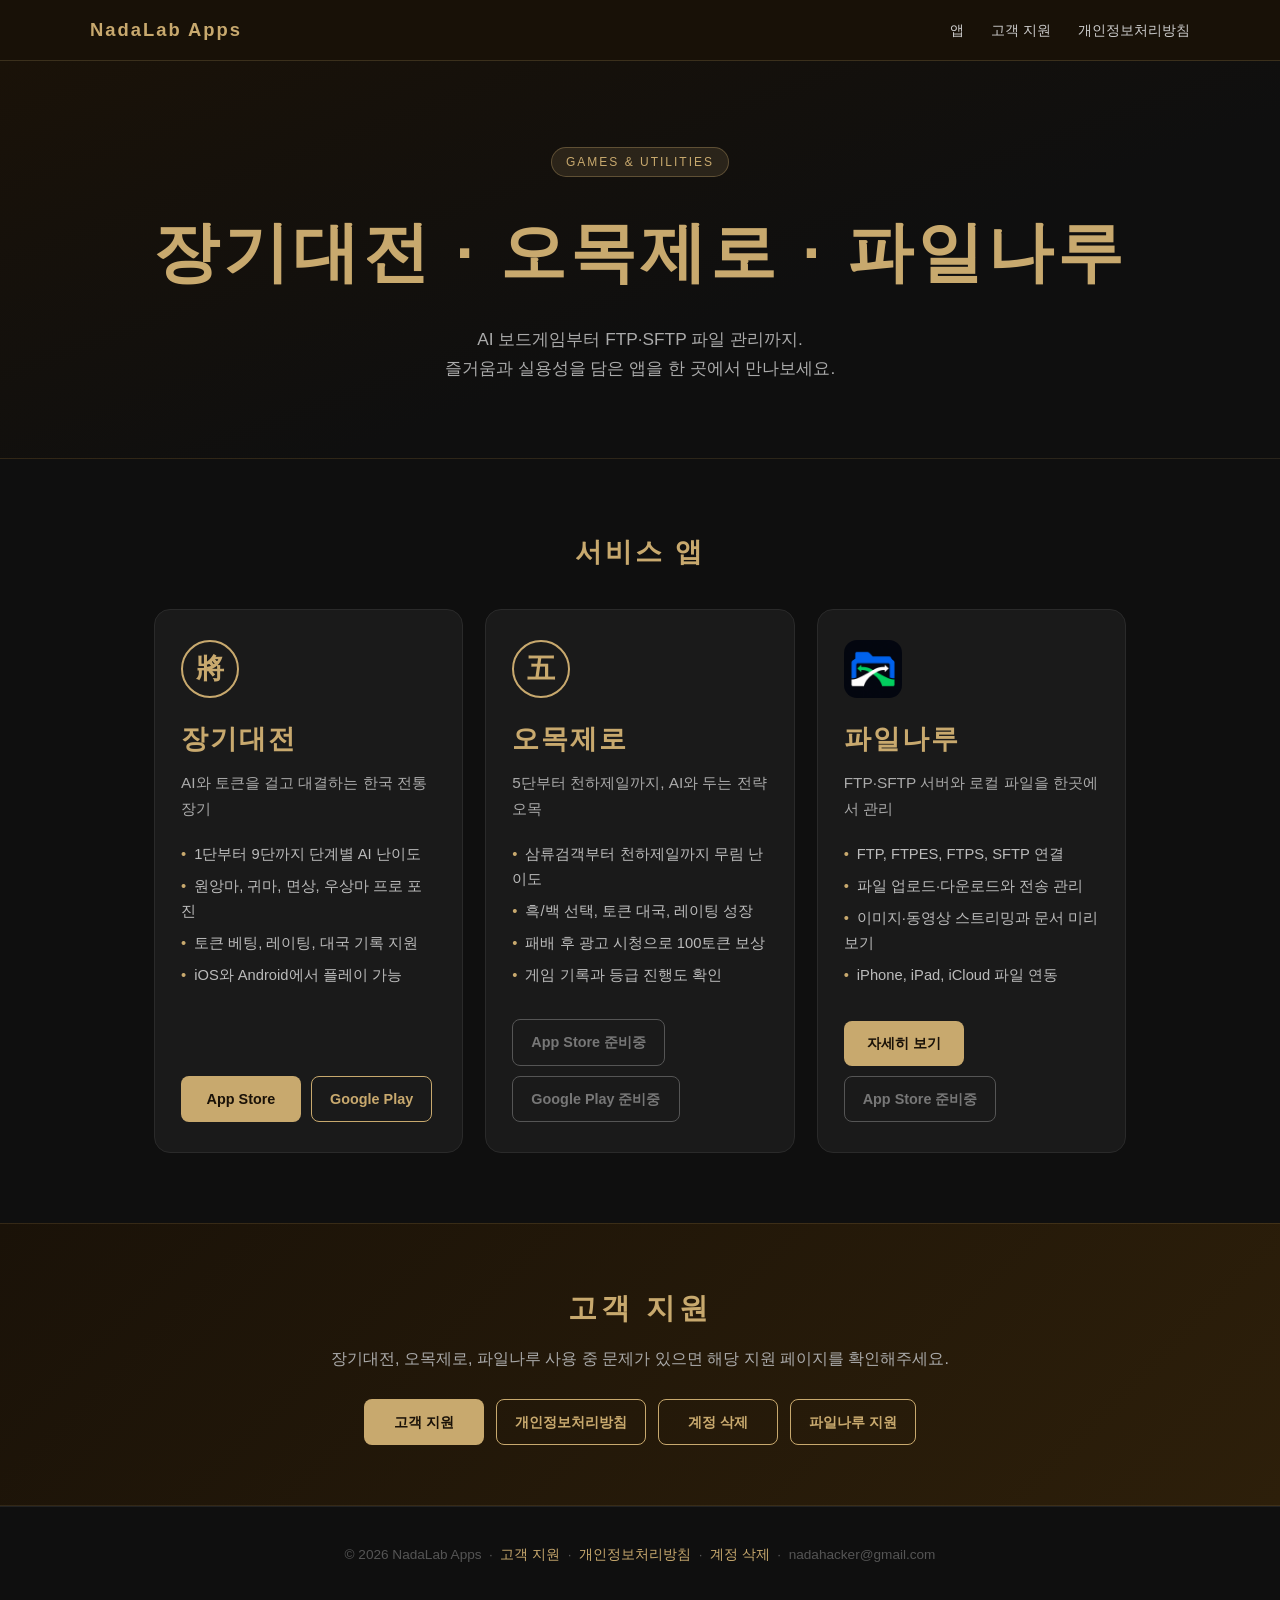
<file: index.html>
<!DOCTYPE html>
<html lang="ko">
<head>
  <meta charset="UTF-8">
  <meta name="viewport" content="width=device-width, initial-scale=1.0">
  <title>NadaLab Apps — 장기대전 · 오목제로 · 파일나루</title>
  <style>
    * { margin: 0; padding: 0; box-sizing: border-box; }
    body {
      font-family: -apple-system, BlinkMacSystemFont, 'Apple SD Gothic Neo', 'Noto Sans KR', sans-serif;
      background: #0f0f0f;
      color: #e0e0e0;
      line-height: 1.7;
    }
    header {
      position: sticky;
      top: 0;
      background: rgba(26,18,8,0.95);
      backdrop-filter: blur(10px);
      border-bottom: 1px solid #C8A96E33;
      padding: 0 5%;
      z-index: 100;
    }
    nav {
      max-width: 1100px;
      margin: auto;
      display: flex;
      justify-content: space-between;
      align-items: center;
      height: 60px;
    }
    .logo {
      font-size: 1.15rem;
      font-weight: 800;
      color: #C8A96E;
      letter-spacing: 2px;
    }
    .nav-links a {
      color: #ccc;
      text-decoration: none;
      margin-left: 1.4rem;
      font-size: 0.9rem;
    }
    .nav-links a:hover { color: #C8A96E; }

    .hero {
      background: linear-gradient(160deg, #1a1208 0%, #0f0f0f 60%);
      padding: 86px 5% 74px;
      text-align: center;
      border-bottom: 1px solid #C8A96E22;
    }
    .hero-badge {
      display: inline-block;
      background: #C8A96E22;
      border: 1px solid #C8A96E55;
      color: #C8A96E;
      font-size: 12px;
      padding: 4px 14px;
      border-radius: 20px;
      margin-bottom: 20px;
      letter-spacing: 2px;
    }
    .hero h1 {
      font-size: clamp(2.3rem, 6vw, 4.1rem);
      font-weight: 800;
      color: #C8A96E;
      letter-spacing: 4px;
      margin-bottom: 16px;
    }
    .hero p {
      font-size: 1.08rem;
      color: #aaa;
      max-width: 650px;
      margin: 0 auto;
    }

    .apps {
      max-width: 1100px;
      margin: 70px auto;
      padding: 0 5%;
    }
    .section-title {
      text-align: center;
      font-size: 1.7rem;
      font-weight: 800;
      color: #C8A96E;
      letter-spacing: 3px;
      margin-bottom: 34px;
    }
    .app-grid {
      display: grid;
      grid-template-columns: repeat(auto-fit, minmax(290px, 1fr));
      gap: 22px;
    }
    .app-card {
      background: #1a1a1a;
      border: 1px solid #2a2a2a;
      border-radius: 16px;
      padding: 30px 26px;
      transition: all 0.25s;
      min-height: 360px;
      display: flex;
      flex-direction: column;
    }
    .app-card:hover {
      border-color: #C8A96E66;
      transform: translateY(-4px);
    }
    .app-icon {
      width: 58px;
      height: 58px;
      border-radius: 50%;
      border: 2px solid #C8A96E;
      color: #C8A96E;
      display: flex;
      align-items: center;
      justify-content: center;
      font-size: 28px;
      font-weight: 800;
      margin-bottom: 18px;
    }
    .app-icon.image {
      border: 0;
      border-radius: 13px;
      overflow: hidden;
    }
    .app-icon.image img { width: 100%; height: 100%; display: block; }
    .app-card h2 {
      color: #C8A96E;
      font-size: 1.7rem;
      margin-bottom: 8px;
      letter-spacing: 2px;
    }
    .app-card .subtitle {
      color: #aaa;
      font-size: 0.96rem;
      margin-bottom: 20px;
    }
    .feature-list {
      list-style: none;
      margin: 0 0 24px;
      color: #bbb;
      font-size: 0.92rem;
    }
    .feature-list li { margin-bottom: 7px; }
    .feature-list li::before {
      content: "•";
      color: #C8A96E;
      margin-right: 8px;
    }
    .store-buttons {
      display: flex;
      gap: 10px;
      flex-wrap: wrap;
      margin-top: auto;
    }
    .store-btn {
      display: inline-flex;
      align-items: center;
      justify-content: center;
      background: #C8A96E;
      color: #1a1208;
      font-weight: 800;
      font-size: 0.9rem;
      padding: 10px 18px;
      border-radius: 8px;
      text-decoration: none;
      transition: all 0.2s;
      min-width: 120px;
    }
    .store-btn:hover { background: #dfc080; transform: translateY(-2px); }
    .store-btn.outline {
      background: transparent;
      border: 1px solid #C8A96E;
      color: #C8A96E;
    }
    .store-btn.soon {
      background: transparent;
      border: 1px solid #555;
      color: #777;
      cursor: default;
      transform: none;
    }

    .support {
      background: linear-gradient(135deg, #1a1208, #2d1f0a);
      border-top: 1px solid #C8A96E22;
      border-bottom: 1px solid #C8A96E22;
      padding: 60px 5%;
      text-align: center;
    }
    .support h2 {
      font-size: 1.8rem;
      color: #C8A96E;
      letter-spacing: 4px;
      margin-bottom: 12px;
    }
    .support p {
      color: #aaa;
      margin-bottom: 26px;
    }
    .support-links {
      display: flex;
      gap: 12px;
      justify-content: center;
      flex-wrap: wrap;
    }

    footer {
      text-align: center;
      padding: 36px 5%;
      color: #555;
      font-size: 0.85rem;
      border-top: 1px solid #222;
    }
    footer a { color: #C8A96E; text-decoration: none; }
    footer a:hover { text-decoration: underline; }

    @media (max-width: 640px) {
      .nav-links a { margin-left: 0.8rem; font-size: 0.82rem; }
      .hero { padding-top: 64px; }
      .app-card { min-height: 0; }
    }
  </style>
</head>
<body>
  <header>
    <nav>
      <div class="logo">NadaLab Apps</div>
      <div class="nav-links">
        <a href="#apps">앱</a>
        <a href="support.html">고객 지원</a>
        <a href="privacy.html">개인정보처리방침</a>
      </div>
    </nav>
  </header>

  <section class="hero">
    <div class="hero-badge">GAMES &amp; UTILITIES</div>
    <h1>장기대전 · 오목제로 · 파일나루</h1>
    <p>AI 보드게임부터 FTP·SFTP 파일 관리까지.<br>즐거움과 실용성을 담은 앱을 한 곳에서 만나보세요.</p>
  </section>

  <section class="apps" id="apps">
    <div class="section-title">서비스 앱</div>
    <div class="app-grid">
      <article class="app-card">
        <div class="app-icon">將</div>
        <h2>장기대전</h2>
        <p class="subtitle">AI와 토큰을 걸고 대결하는 한국 전통 장기</p>
        <ul class="feature-list">
          <li>1단부터 9단까지 단계별 AI 난이도</li>
          <li>원앙마, 귀마, 면상, 우상마 프로 포진</li>
          <li>토큰 베팅, 레이팅, 대국 기록 지원</li>
          <li>iOS와 Android에서 플레이 가능</li>
        </ul>
        <div class="store-buttons">
          <a href="https://apps.apple.com/kr/app/id6761509325" class="store-btn" target="_blank" rel="noopener">App Store</a>
          <a href="https://play.google.com/store/apps/details?id=com.nadahacker.janggi_betting" class="store-btn outline" target="_blank" rel="noopener">Google Play</a>
        </div>
      </article>

      <article class="app-card">
        <div class="app-icon">五</div>
        <h2>오목제로</h2>
        <p class="subtitle">5단부터 천하제일까지, AI와 두는 전략 오목</p>
        <ul class="feature-list">
          <li>삼류검객부터 천하제일까지 무림 난이도</li>
          <li>흑/백 선택, 토큰 대국, 레이팅 성장</li>
          <li>패배 후 광고 시청으로 100토큰 보상</li>
          <li>게임 기록과 등급 진행도 확인</li>
        </ul>
        <div class="store-buttons">
          <span class="store-btn soon">App Store 준비중</span>
          <span class="store-btn soon">Google Play 준비중</span>
        </div>
      </article>

      <article class="app-card">
        <div class="app-icon image"><img src="assets/filenaru/icon.png" alt="파일나루 앱 아이콘"></div>
        <h2>파일나루</h2>
        <p class="subtitle">FTP·SFTP 서버와 로컬 파일을 한곳에서 관리</p>
        <ul class="feature-list">
          <li>FTP, FTPES, FTPS, SFTP 연결</li>
          <li>파일 업로드·다운로드와 전송 관리</li>
          <li>이미지·동영상 스트리밍과 문서 미리보기</li>
          <li>iPhone, iPad, iCloud 파일 연동</li>
        </ul>
        <div class="store-buttons">
          <a href="filenaru.html" class="store-btn">자세히 보기</a>
          <span class="store-btn soon">App Store 준비중</span>
        </div>
      </article>
    </div>
  </section>

  <section class="support">
    <h2>고객 지원</h2>
    <p>장기대전, 오목제로, 파일나루 사용 중 문제가 있으면 해당 지원 페이지를 확인해주세요.</p>
    <div class="support-links">
      <a href="support.html" class="store-btn">고객 지원</a>
      <a href="privacy.html" class="store-btn outline">개인정보처리방침</a>
      <a href="delete-account.html" class="store-btn outline">계정 삭제</a>
      <a href="filenaru-support.html" class="store-btn outline">파일나루 지원</a>
    </div>
  </section>

  <footer>
    © 2026 NadaLab Apps &nbsp;·&nbsp;
    <a href="support.html">고객 지원</a> &nbsp;·&nbsp;
    <a href="privacy.html">개인정보처리방침</a> &nbsp;·&nbsp;
    <a href="delete-account.html">계정 삭제</a> &nbsp;·&nbsp;
    nadahacker@gmail.com
  </footer>
</body>
</html>
</file>
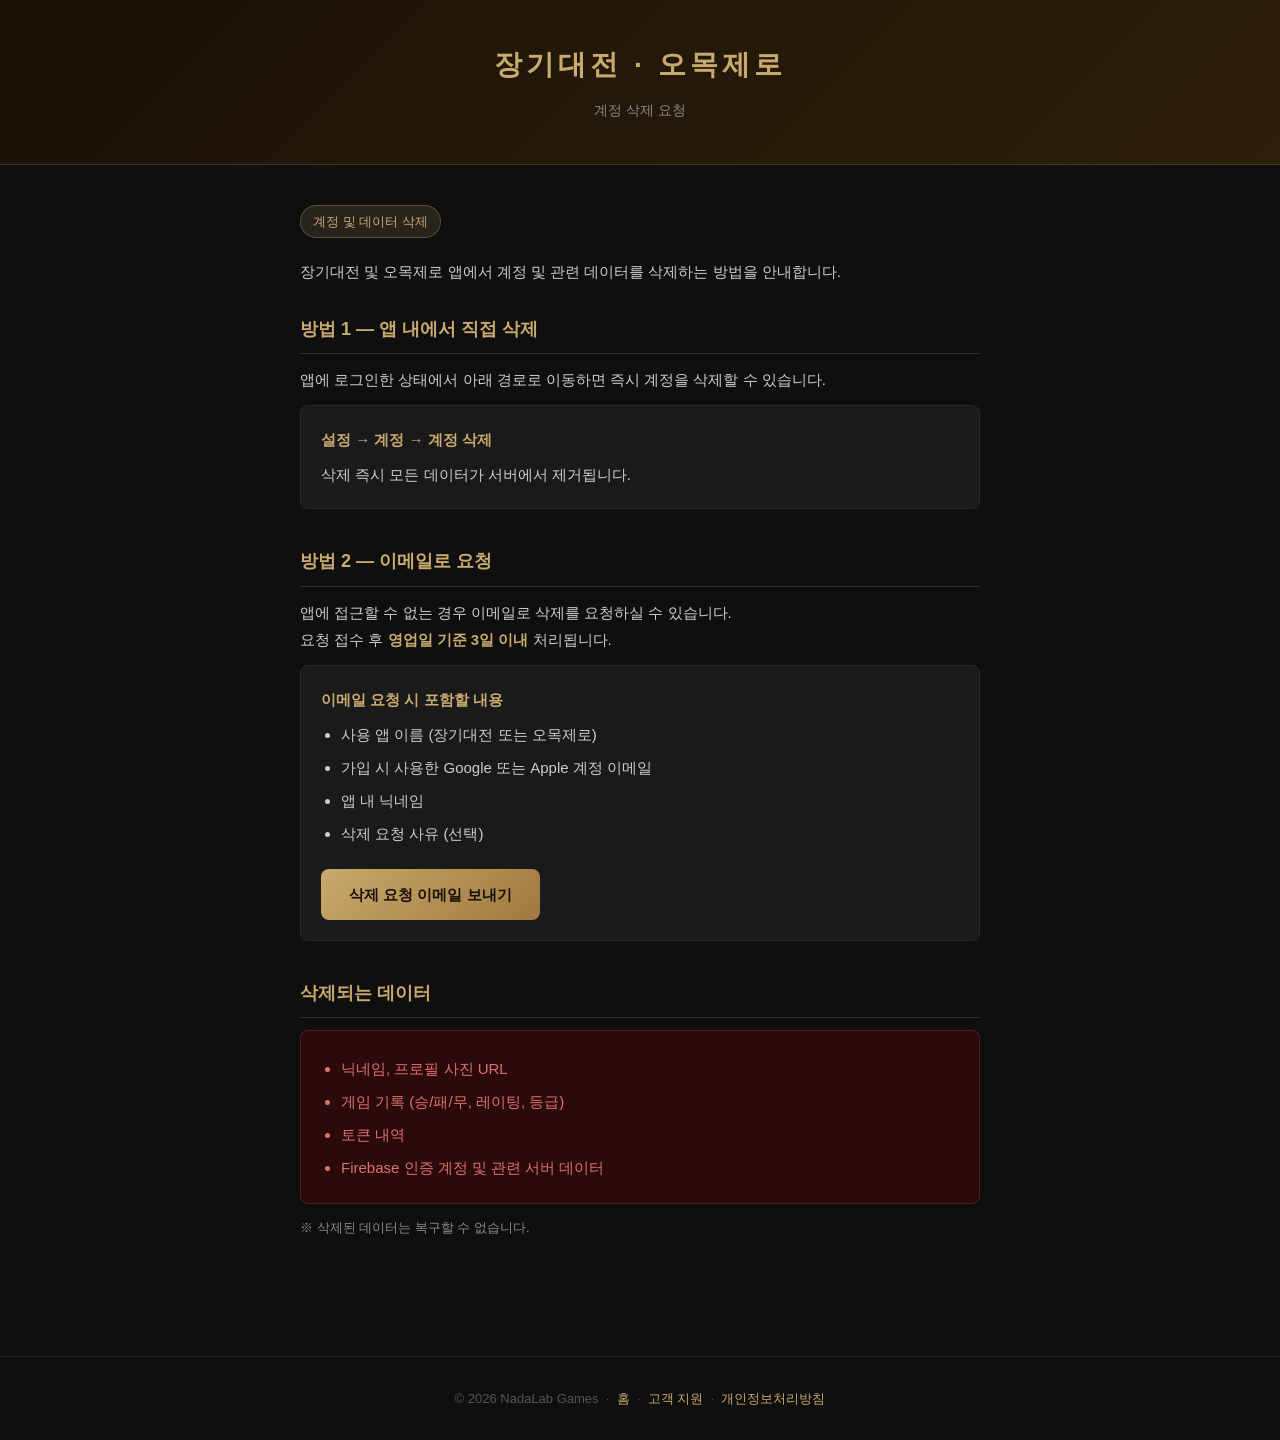
<file: delete-account.html>
<!DOCTYPE html>
<html lang="ko">
<head>
  <meta charset="UTF-8">
  <meta name="viewport" content="width=device-width, initial-scale=1.0">
  <title>장기대전 · 오목제로 - 계정 삭제 요청</title>
  <style>
    * { margin: 0; padding: 0; box-sizing: border-box; }
    body {
      font-family: -apple-system, BlinkMacSystemFont, 'Apple SD Gothic Neo', 'Noto Sans KR', sans-serif;
      background: #0f0f0f;
      color: #e0e0e0;
      line-height: 1.8;
    }
    header {
      background: linear-gradient(135deg, #1a1208 0%, #2d1f0a 100%);
      border-bottom: 1px solid #C8A96E33;
      padding: 40px 20px;
      text-align: center;
    }
    header h1 { font-size: 28px; font-weight: 700; color: #C8A96E; letter-spacing: 4px; }
    header p { margin-top: 8px; font-size: 14px; color: #888; }
    .container { max-width: 720px; margin: 0 auto; padding: 40px 20px 80px; }
    section { margin-bottom: 36px; }
    h2 { font-size: 18px; font-weight: 700; color: #C8A96E; margin-bottom: 12px; padding-bottom: 8px; border-bottom: 1px solid #C8A96E33; }
    p, li { font-size: 15px; color: #ccc; }
    ul { padding-left: 20px; margin-top: 8px; }
    li { margin-bottom: 6px; }
    .badge { display: inline-block; background: #C8A96E22; border: 1px solid #C8A96E55; color: #C8A96E; font-size: 13px; padding: 4px 12px; border-radius: 20px; margin-bottom: 20px; }
    .method-box { background: #1a1a1a; border: 1px solid #2a2a2a; border-radius: 8px; padding: 20px; margin-top: 12px; }
    .method-title { font-size: 15px; font-weight: 700; color: #C8A96E; margin-bottom: 8px; }
    .warning-box { background: #2a0a0a; border: 1px solid #C0392B55; border-radius: 8px; padding: 16px 20px; margin-top: 12px; }
    .warning-box li { color: #e07070; }
    .email-btn {
      display: inline-block;
      margin-top: 16px;
      background: linear-gradient(135deg, #C8A96E, #a07840);
      color: #1a1208;
      font-size: 15px;
      font-weight: 700;
      padding: 12px 28px;
      border-radius: 8px;
      text-decoration: none;
    }
    .email-btn:hover { opacity: 0.85; }
    footer { text-align: center; padding: 30px; font-size: 13px; color: #555; border-top: 1px solid #222; }
    footer a { color: #C8A96E; text-decoration: none; }
  </style>
</head>
<body>
  <header>
    <h1>장기대전 · 오목제로</h1>
    <p>계정 삭제 요청</p>
  </header>
  <div class="container">
    <span class="badge">계정 및 데이터 삭제</span>
    <p>장기대전 및 오목제로 앱에서 계정 및 관련 데이터를 삭제하는 방법을 안내합니다.</p>

    <section style="margin-top:28px;">
      <h2>방법 1 — 앱 내에서 직접 삭제</h2>
      <p>앱에 로그인한 상태에서 아래 경로로 이동하면 즉시 계정을 삭제할 수 있습니다.</p>
      <div class="method-box">
        <div class="method-title">설정 → 계정 → 계정 삭제</div>
        <p>삭제 즉시 모든 데이터가 서버에서 제거됩니다.</p>
      </div>
    </section>

    <section>
      <h2>방법 2 — 이메일로 요청</h2>
      <p>앱에 접근할 수 없는 경우 이메일로 삭제를 요청하실 수 있습니다.<br>
      요청 접수 후 <strong style="color:#C8A96E;">영업일 기준 3일 이내</strong> 처리됩니다.</p>
      <div class="method-box">
        <div class="method-title">이메일 요청 시 포함할 내용</div>
        <ul>
          <li>사용 앱 이름 (장기대전 또는 오목제로)</li>
          <li>가입 시 사용한 Google 또는 Apple 계정 이메일</li>
          <li>앱 내 닉네임</li>
          <li>삭제 요청 사유 (선택)</li>
        </ul>
        <a class="email-btn" href="mailto:nadahacker@gmail.com?subject=[NadaLab Games] 계정 삭제 요청&body=사용 앱: 장기대전 또는 오목제로%0A가입 이메일: %0A닉네임: %0A삭제 사유: ">
          삭제 요청 이메일 보내기
        </a>
      </div>
    </section>

    <section>
      <h2>삭제되는 데이터</h2>
      <div class="warning-box">
        <ul>
          <li>닉네임, 프로필 사진 URL</li>
          <li>게임 기록 (승/패/무, 레이팅, 등급)</li>
          <li>토큰 내역</li>
          <li>Firebase 인증 계정 및 관련 서버 데이터</li>
        </ul>
      </div>
      <p style="margin-top:12px; color:#888; font-size:13px;">※ 삭제된 데이터는 복구할 수 없습니다.</p>
    </section>
  </div>
  <footer>
    © 2026 NadaLab Games &nbsp;·&nbsp;
    <a href="index.html">홈</a> &nbsp;·&nbsp;
    <a href="support.html">고객 지원</a> &nbsp;·&nbsp;
    <a href="privacy.html">개인정보처리방침</a>
  </footer>
</body>
</html>
</file>
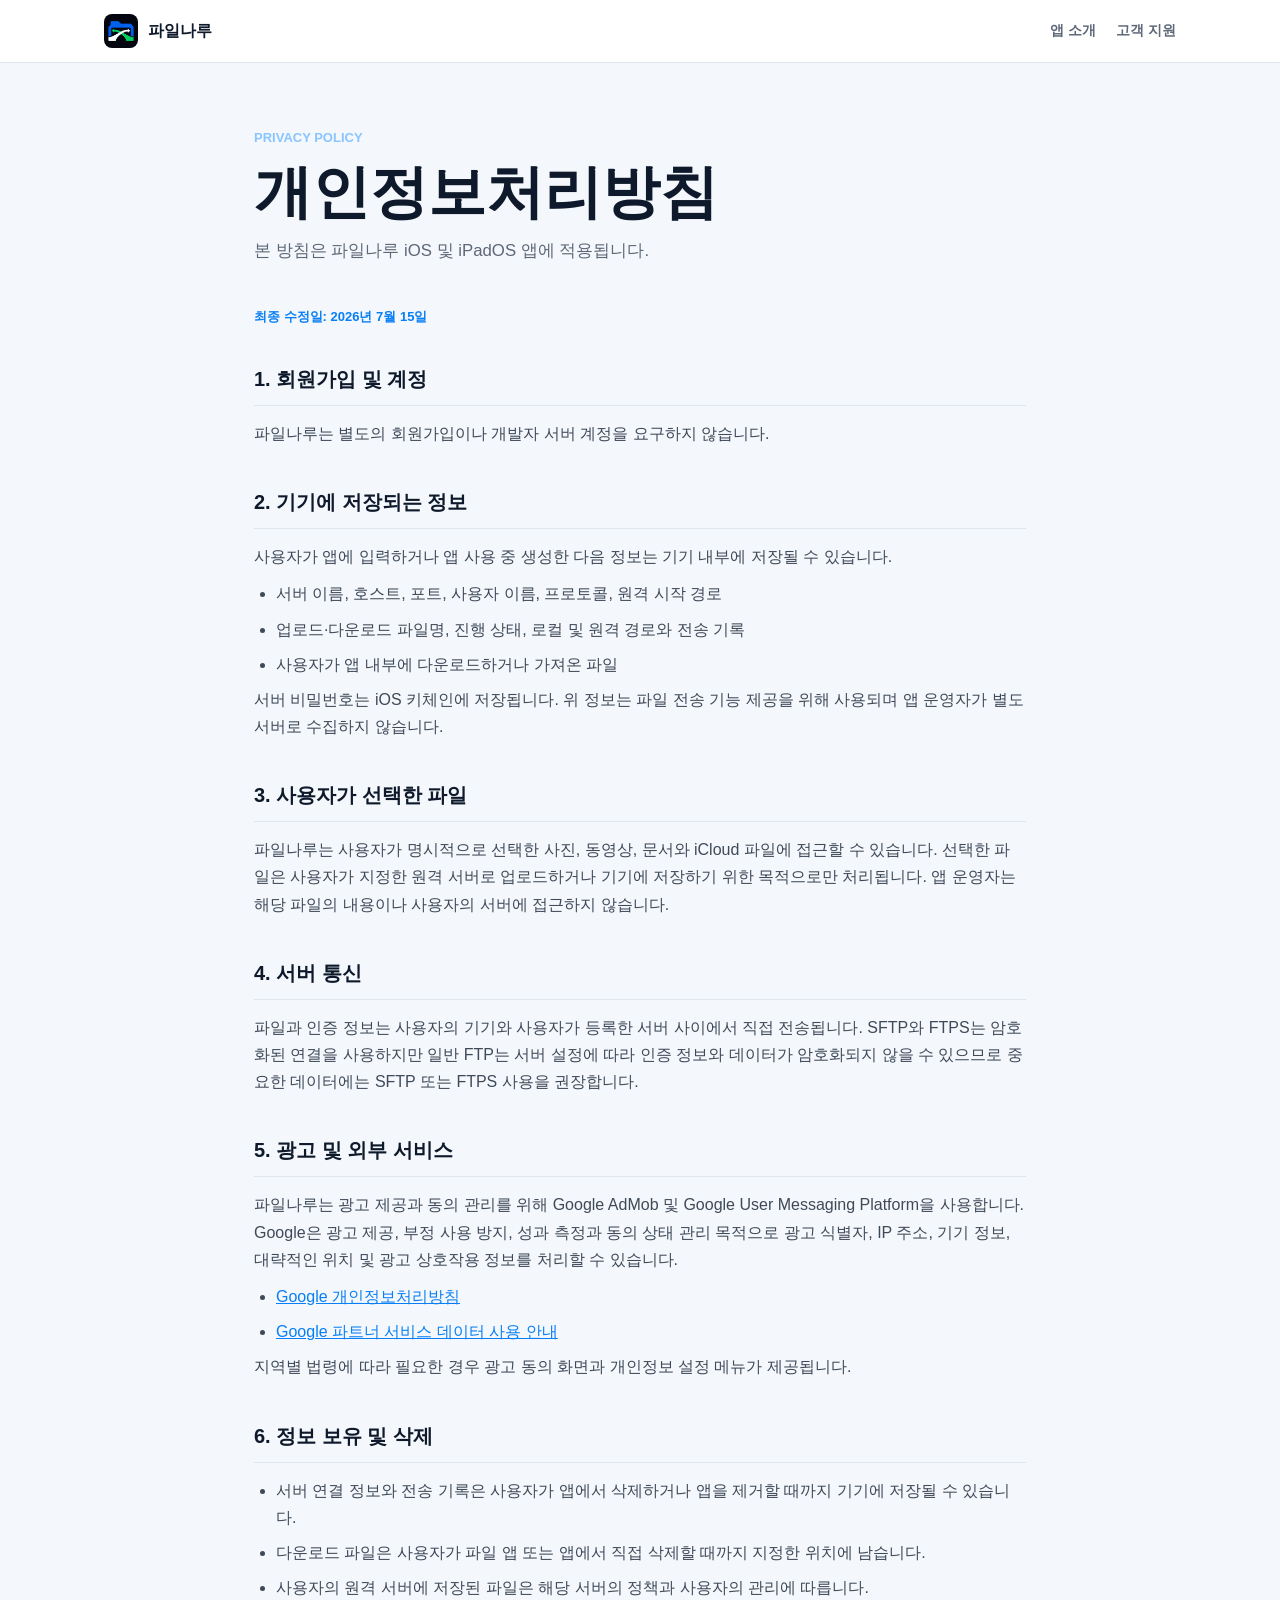
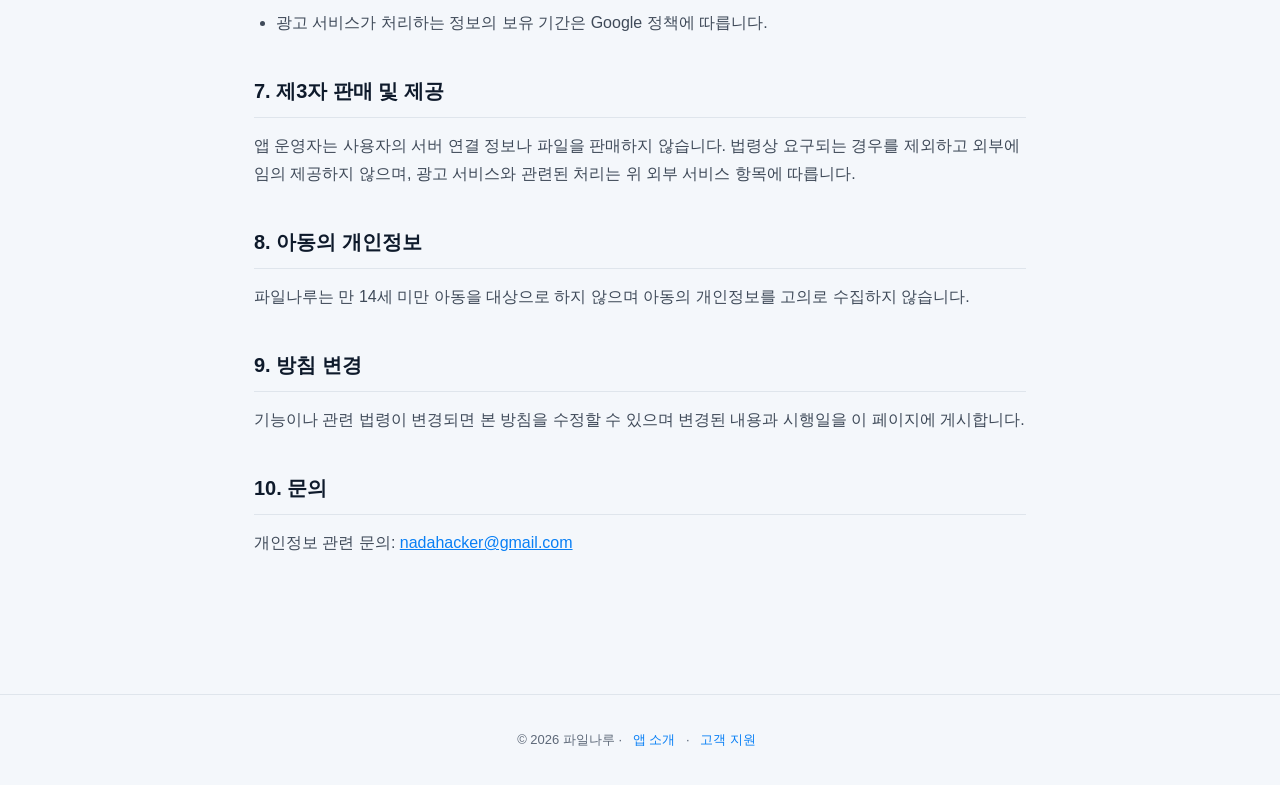
<file: filenaru-privacy.html>
<!DOCTYPE html>
<html lang="ko">
<head>
  <meta charset="UTF-8">
  <meta name="viewport" content="width=device-width, initial-scale=1.0">
  <title>파일나루 개인정보처리방침</title>
  <link rel="stylesheet" href="filenaru.css">
</head>
<body>
  <header class="site-header">
    <nav class="nav">
      <a class="brand" href="filenaru.html"><img src="assets/filenaru/icon.png" alt=""><span>파일나루</span></a>
      <div class="nav-links"><a href="filenaru.html">앱 소개</a><a href="filenaru-support.html">고객 지원</a></div>
    </nav>
  </header>
  <main class="legal">
    <div class="eyebrow">PRIVACY POLICY</div>
    <h1>개인정보처리방침</h1>
    <p class="lead">본 방침은 파일나루 iOS 및 iPadOS 앱에 적용됩니다.</p>
    <span class="updated">최종 수정일: 2026년 7월 15일</span>

    <section><h2>1. 회원가입 및 계정</h2><p>파일나루는 별도의 회원가입이나 개발자 서버 계정을 요구하지 않습니다.</p></section>

    <section>
      <h2>2. 기기에 저장되는 정보</h2>
      <p>사용자가 앱에 입력하거나 앱 사용 중 생성한 다음 정보는 기기 내부에 저장될 수 있습니다.</p>
      <ul>
        <li>서버 이름, 호스트, 포트, 사용자 이름, 프로토콜, 원격 시작 경로</li>
        <li>업로드·다운로드 파일명, 진행 상태, 로컬 및 원격 경로와 전송 기록</li>
        <li>사용자가 앱 내부에 다운로드하거나 가져온 파일</li>
      </ul>
      <p>서버 비밀번호는 iOS 키체인에 저장됩니다. 위 정보는 파일 전송 기능 제공을 위해 사용되며 앱 운영자가 별도 서버로 수집하지 않습니다.</p>
    </section>

    <section>
      <h2>3. 사용자가 선택한 파일</h2>
      <p>파일나루는 사용자가 명시적으로 선택한 사진, 동영상, 문서와 iCloud 파일에 접근할 수 있습니다. 선택한 파일은 사용자가 지정한 원격 서버로 업로드하거나 기기에 저장하기 위한 목적으로만 처리됩니다. 앱 운영자는 해당 파일의 내용이나 사용자의 서버에 접근하지 않습니다.</p>
    </section>

    <section>
      <h2>4. 서버 통신</h2>
      <p>파일과 인증 정보는 사용자의 기기와 사용자가 등록한 서버 사이에서 직접 전송됩니다. SFTP와 FTPS는 암호화된 연결을 사용하지만 일반 FTP는 서버 설정에 따라 인증 정보와 데이터가 암호화되지 않을 수 있으므로 중요한 데이터에는 SFTP 또는 FTPS 사용을 권장합니다.</p>
    </section>

    <section>
      <h2>5. 광고 및 외부 서비스</h2>
      <p>파일나루는 광고 제공과 동의 관리를 위해 Google AdMob 및 Google User Messaging Platform을 사용합니다. Google은 광고 제공, 부정 사용 방지, 성과 측정과 동의 상태 관리 목적으로 광고 식별자, IP 주소, 기기 정보, 대략적인 위치 및 광고 상호작용 정보를 처리할 수 있습니다.</p>
      <ul>
        <li><a href="https://policies.google.com/privacy" target="_blank" rel="noopener">Google 개인정보처리방침</a></li>
        <li><a href="https://policies.google.com/technologies/partner-sites" target="_blank" rel="noopener">Google 파트너 서비스 데이터 사용 안내</a></li>
      </ul>
      <p>지역별 법령에 따라 필요한 경우 광고 동의 화면과 개인정보 설정 메뉴가 제공됩니다.</p>
    </section>

    <section>
      <h2>6. 정보 보유 및 삭제</h2>
      <ul>
        <li>서버 연결 정보와 전송 기록은 사용자가 앱에서 삭제하거나 앱을 제거할 때까지 기기에 저장될 수 있습니다.</li>
        <li>다운로드 파일은 사용자가 파일 앱 또는 앱에서 직접 삭제할 때까지 지정한 위치에 남습니다.</li>
        <li>사용자의 원격 서버에 저장된 파일은 해당 서버의 정책과 사용자의 관리에 따릅니다.</li>
        <li>광고 서비스가 처리하는 정보의 보유 기간은 Google 정책에 따릅니다.</li>
      </ul>
    </section>

    <section><h2>7. 제3자 판매 및 제공</h2><p>앱 운영자는 사용자의 서버 연결 정보나 파일을 판매하지 않습니다. 법령상 요구되는 경우를 제외하고 외부에 임의 제공하지 않으며, 광고 서비스와 관련된 처리는 위 외부 서비스 항목에 따릅니다.</p></section>
    <section><h2>8. 아동의 개인정보</h2><p>파일나루는 만 14세 미만 아동을 대상으로 하지 않으며 아동의 개인정보를 고의로 수집하지 않습니다.</p></section>
    <section><h2>9. 방침 변경</h2><p>기능이나 관련 법령이 변경되면 본 방침을 수정할 수 있으며 변경된 내용과 시행일을 이 페이지에 게시합니다.</p></section>
    <section><h2>10. 문의</h2><p>개인정보 관련 문의: <a href="mailto:nadahacker@gmail.com?subject=[파일나루] 개인정보 문의">nadahacker@gmail.com</a></p></section>
  </main>
  <footer class="footer">© 2026 파일나루 · <a href="filenaru.html">앱 소개</a> · <a href="filenaru-support.html">고객 지원</a></footer>
</body>
</html>
</file>
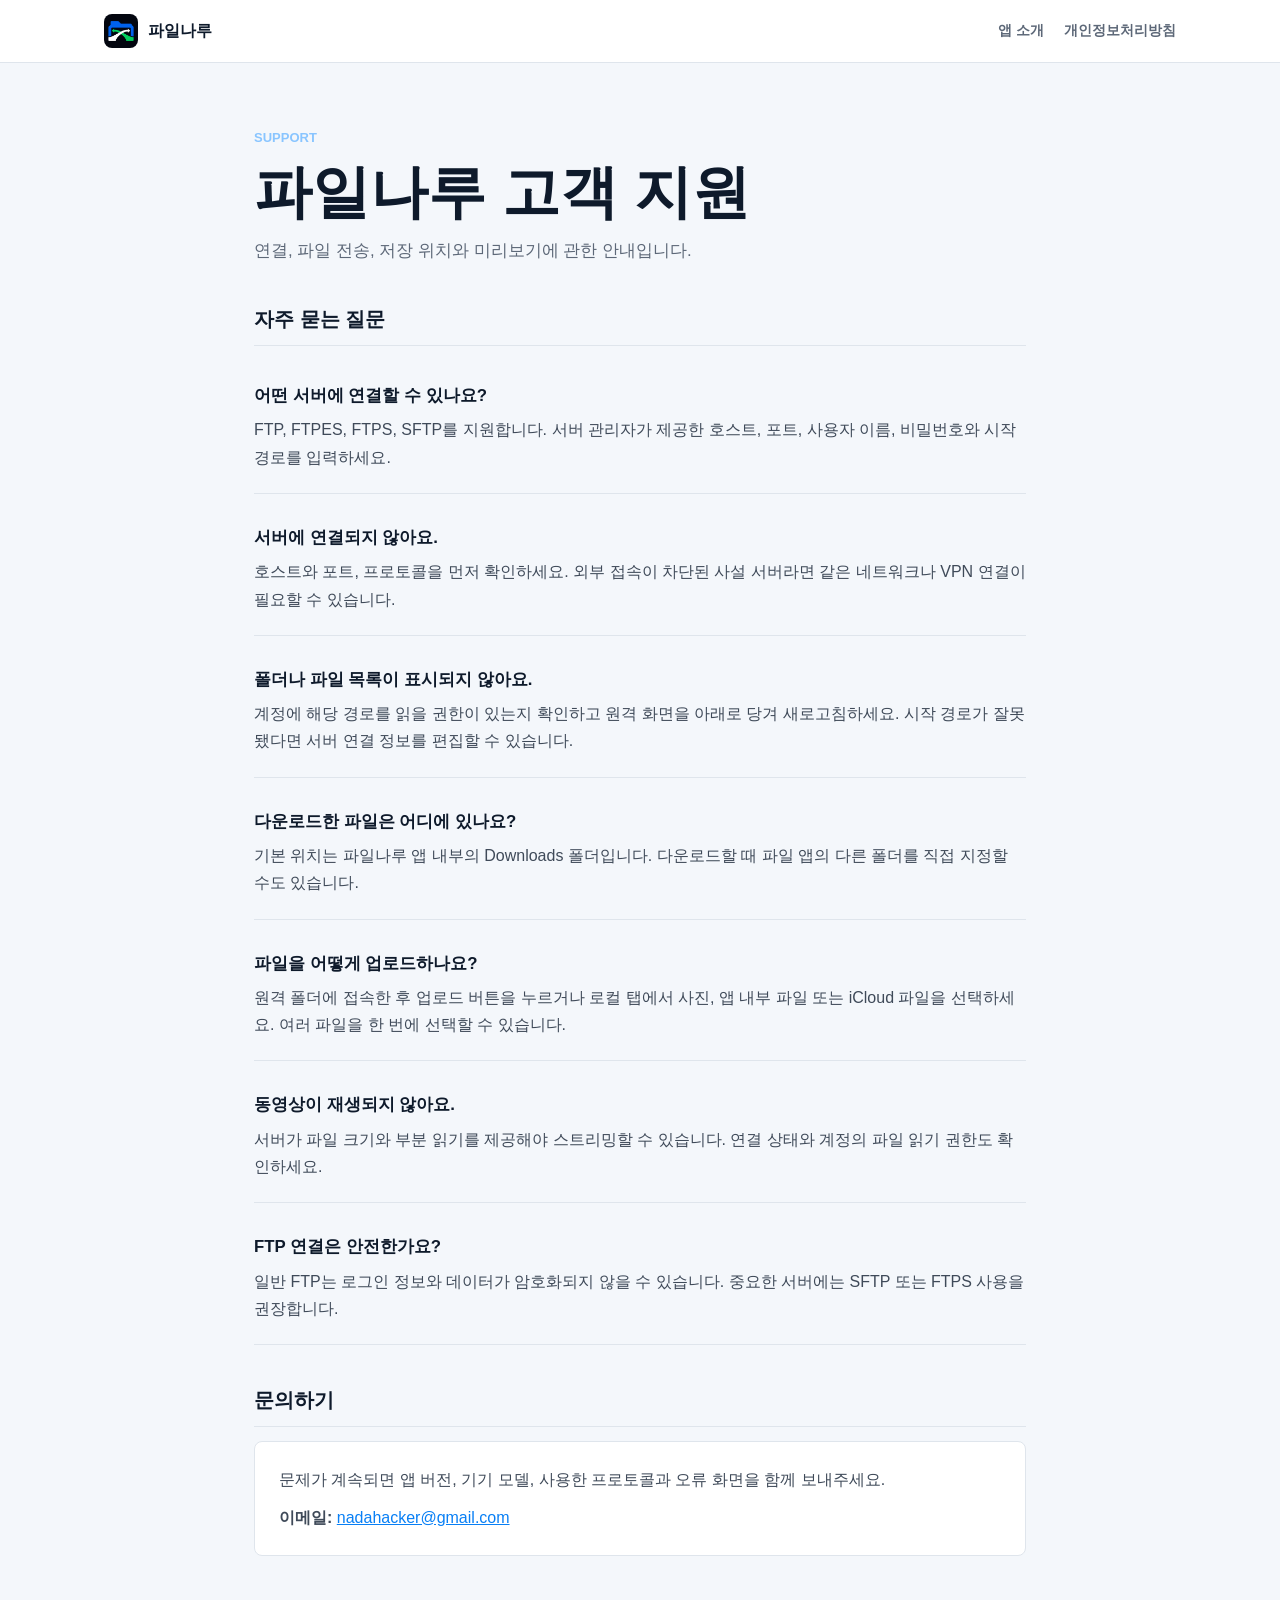
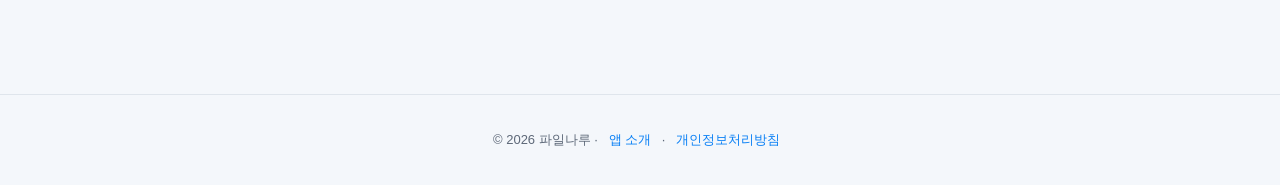
<file: filenaru-support.html>
<!DOCTYPE html>
<html lang="ko">
<head>
  <meta charset="UTF-8">
  <meta name="viewport" content="width=device-width, initial-scale=1.0">
  <title>파일나루 고객 지원</title>
  <link rel="stylesheet" href="filenaru.css">
</head>
<body>
  <header class="site-header">
    <nav class="nav">
      <a class="brand" href="filenaru.html"><img src="assets/filenaru/icon.png" alt=""><span>파일나루</span></a>
      <div class="nav-links"><a href="filenaru.html">앱 소개</a><a href="filenaru-privacy.html">개인정보처리방침</a></div>
    </nav>
  </header>
  <main class="legal">
    <div class="eyebrow">SUPPORT</div>
    <h1>파일나루 고객 지원</h1>
    <p class="lead">연결, 파일 전송, 저장 위치와 미리보기에 관한 안내입니다.</p>

    <section>
      <h2>자주 묻는 질문</h2>
      <ul class="faq">
        <li><strong>어떤 서버에 연결할 수 있나요?</strong>FTP, FTPES, FTPS, SFTP를 지원합니다. 서버 관리자가 제공한 호스트, 포트, 사용자 이름, 비밀번호와 시작 경로를 입력하세요.</li>
        <li><strong>서버에 연결되지 않아요.</strong>호스트와 포트, 프로토콜을 먼저 확인하세요. 외부 접속이 차단된 사설 서버라면 같은 네트워크나 VPN 연결이 필요할 수 있습니다.</li>
        <li><strong>폴더나 파일 목록이 표시되지 않아요.</strong>계정에 해당 경로를 읽을 권한이 있는지 확인하고 원격 화면을 아래로 당겨 새로고침하세요. 시작 경로가 잘못됐다면 서버 연결 정보를 편집할 수 있습니다.</li>
        <li><strong>다운로드한 파일은 어디에 있나요?</strong>기본 위치는 파일나루 앱 내부의 Downloads 폴더입니다. 다운로드할 때 파일 앱의 다른 폴더를 직접 지정할 수도 있습니다.</li>
        <li><strong>파일을 어떻게 업로드하나요?</strong>원격 폴더에 접속한 후 업로드 버튼을 누르거나 로컬 탭에서 사진, 앱 내부 파일 또는 iCloud 파일을 선택하세요. 여러 파일을 한 번에 선택할 수 있습니다.</li>
        <li><strong>동영상이 재생되지 않아요.</strong>서버가 파일 크기와 부분 읽기를 제공해야 스트리밍할 수 있습니다. 연결 상태와 계정의 파일 읽기 권한도 확인하세요.</li>
        <li><strong>FTP 연결은 안전한가요?</strong>일반 FTP는 로그인 정보와 데이터가 암호화되지 않을 수 있습니다. 중요한 서버에는 SFTP 또는 FTPS 사용을 권장합니다.</li>
      </ul>
    </section>

    <section>
      <h2>문의하기</h2>
      <div class="contact">
        <p>문제가 계속되면 앱 버전, 기기 모델, 사용한 프로토콜과 오류 화면을 함께 보내주세요.</p>
        <p style="margin-top:10px"><strong>이메일:</strong> <a href="mailto:nadahacker@gmail.com?subject=[파일나루] 고객 지원 문의">nadahacker@gmail.com</a></p>
      </div>
    </section>
  </main>
  <footer class="footer">© 2026 파일나루 · <a href="filenaru.html">앱 소개</a> · <a href="filenaru-privacy.html">개인정보처리방침</a></footer>
</body>
</html>
</file>
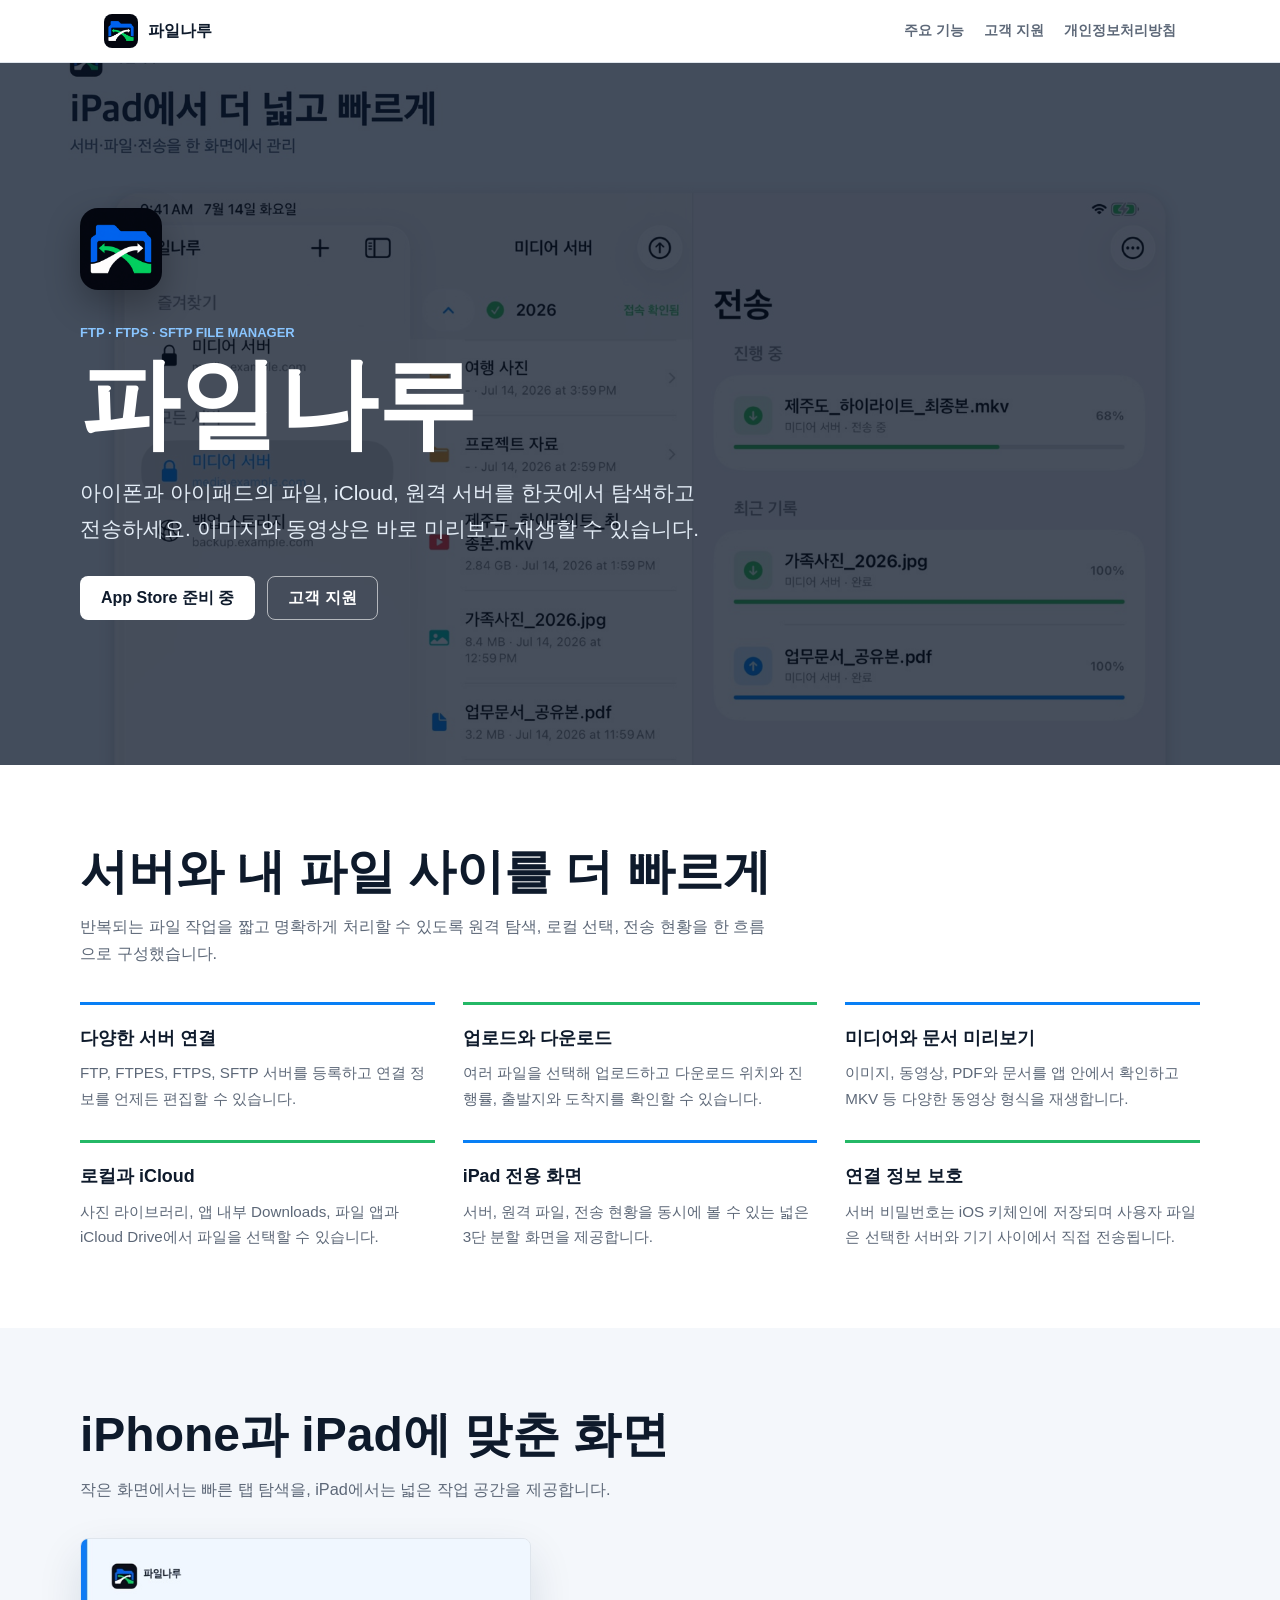
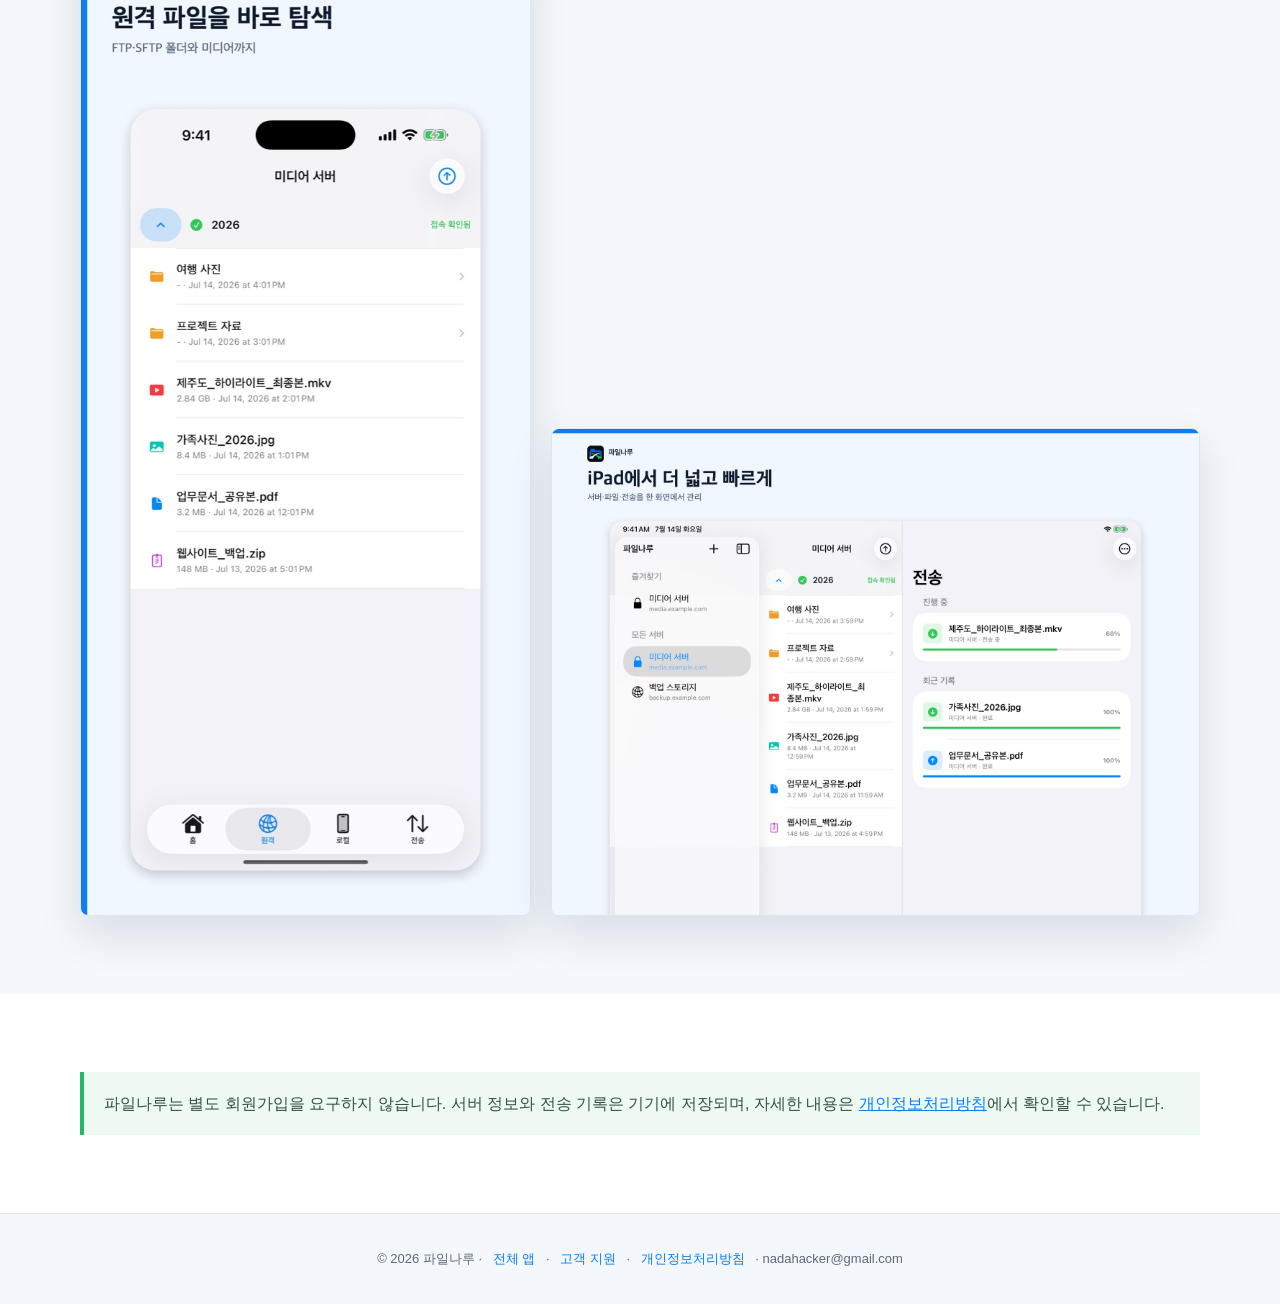
<file: filenaru.html>
<!DOCTYPE html>
<html lang="ko">
<head>
  <meta charset="UTF-8">
  <meta name="viewport" content="width=device-width, initial-scale=1.0">
  <meta name="description" content="파일나루는 iPhone과 iPad에서 FTP, FTPS, SFTP 서버와 로컬 파일을 관리하는 파일 전송 앱입니다.">
  <title>파일나루 — FTP·SFTP 파일 관리자</title>
  <link rel="stylesheet" href="filenaru.css">
</head>
<body>
  <header class="site-header">
    <nav class="nav">
      <a class="brand" href="filenaru.html"><img src="assets/filenaru/icon.png" alt=""><span>파일나루</span></a>
      <div class="nav-links">
        <a href="#features">주요 기능</a>
        <a href="filenaru-support.html">고객 지원</a>
        <a href="filenaru-privacy.html">개인정보처리방침</a>
      </div>
    </nav>
  </header>

  <main>
    <section class="hero">
      <div class="hero-inner">
        <img class="hero-icon" src="assets/filenaru/icon.png" alt="파일나루 앱 아이콘">
        <div class="eyebrow">FTP · FTPS · SFTP FILE MANAGER</div>
        <h1>파일나루</h1>
        <p>아이폰과 아이패드의 파일, iCloud, 원격 서버를 한곳에서 탐색하고 전송하세요. 이미지와 동영상은 바로 미리보고 재생할 수 있습니다.</p>
        <div class="hero-actions">
          <span class="button secondary">App Store 준비 중</span>
          <a class="button outline" href="filenaru-support.html">고객 지원</a>
        </div>
      </div>
    </section>

    <section class="band white" id="features">
      <div class="inner">
        <div class="section-heading">
          <h2>서버와 내 파일 사이를 더 빠르게</h2>
          <p>반복되는 파일 작업을 짧고 명확하게 처리할 수 있도록 원격 탐색, 로컬 선택, 전송 현황을 한 흐름으로 구성했습니다.</p>
        </div>
        <div class="feature-grid">
          <div class="feature"><h3>다양한 서버 연결</h3><p>FTP, FTPES, FTPS, SFTP 서버를 등록하고 연결 정보를 언제든 편집할 수 있습니다.</p></div>
          <div class="feature"><h3>업로드와 다운로드</h3><p>여러 파일을 선택해 업로드하고 다운로드 위치와 진행률, 출발지와 도착지를 확인할 수 있습니다.</p></div>
          <div class="feature"><h3>미디어와 문서 미리보기</h3><p>이미지, 동영상, PDF와 문서를 앱 안에서 확인하고 MKV 등 다양한 동영상 형식을 재생합니다.</p></div>
          <div class="feature"><h3>로컬과 iCloud</h3><p>사진 라이브러리, 앱 내부 Downloads, 파일 앱과 iCloud Drive에서 파일을 선택할 수 있습니다.</p></div>
          <div class="feature"><h3>iPad 전용 화면</h3><p>서버, 원격 파일, 전송 현황을 동시에 볼 수 있는 넓은 3단 분할 화면을 제공합니다.</p></div>
          <div class="feature"><h3>연결 정보 보호</h3><p>서버 비밀번호는 iOS 키체인에 저장되며 사용자 파일은 선택한 서버와 기기 사이에서 직접 전송됩니다.</p></div>
        </div>
      </div>
    </section>

    <section class="band">
      <div class="inner">
        <div class="section-heading">
          <h2>iPhone과 iPad에 맞춘 화면</h2>
          <p>작은 화면에서는 빠른 탭 탐색을, iPad에서는 넓은 작업 공간을 제공합니다.</p>
        </div>
        <div class="screens">
          <img class="screen" src="assets/filenaru/iphone-remote.jpg" alt="파일나루 iPhone 원격 파일 화면">
          <img class="screen" src="assets/filenaru/ipad-workspace.jpg" alt="파일나루 iPad 3단 분할 화면">
        </div>
      </div>
    </section>

    <section class="band white">
      <div class="inner">
        <div class="privacy-note">파일나루는 별도 회원가입을 요구하지 않습니다. 서버 정보와 전송 기록은 기기에 저장되며, 자세한 내용은 <a href="filenaru-privacy.html">개인정보처리방침</a>에서 확인할 수 있습니다.</div>
      </div>
    </section>
  </main>

  <footer class="footer">© 2026 파일나루 · <a href="index.html">전체 앱</a> · <a href="filenaru-support.html">고객 지원</a> · <a href="filenaru-privacy.html">개인정보처리방침</a> · nadahacker@gmail.com</footer>
</body>
</html>
</file>
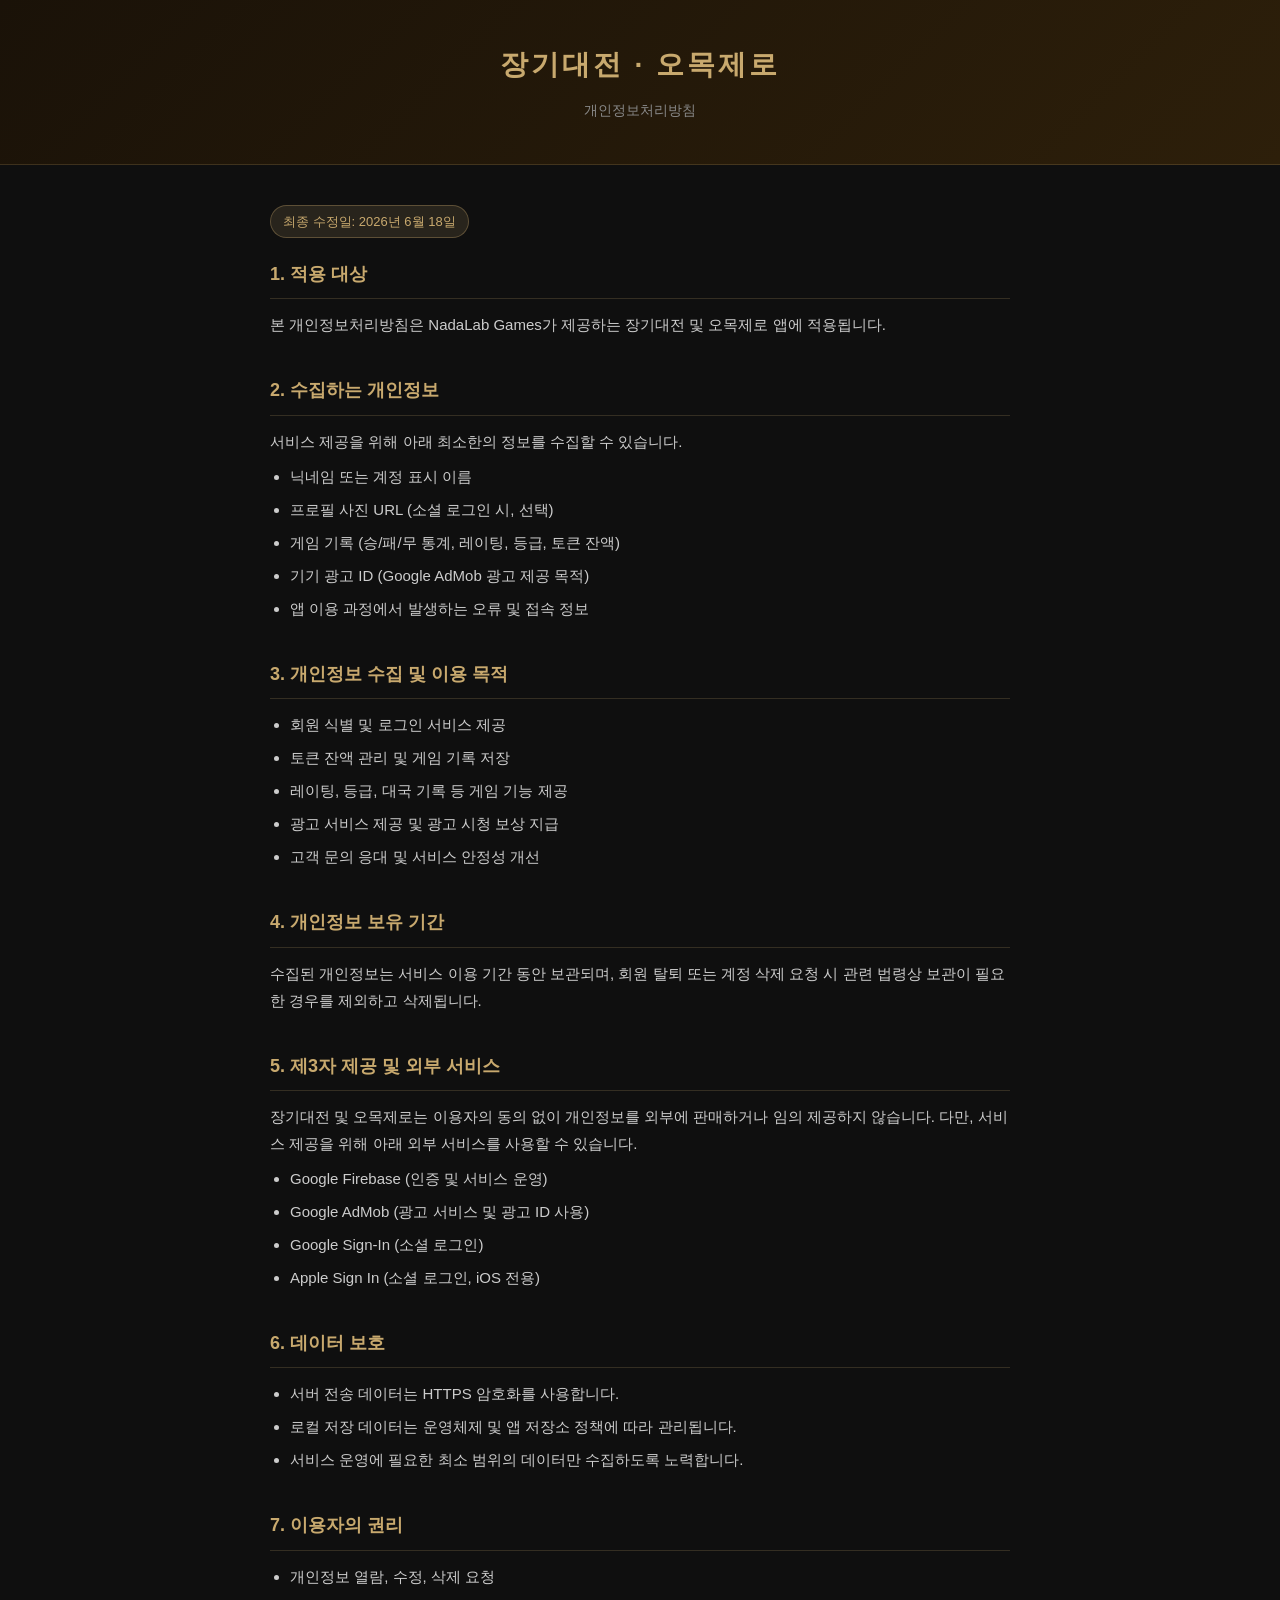
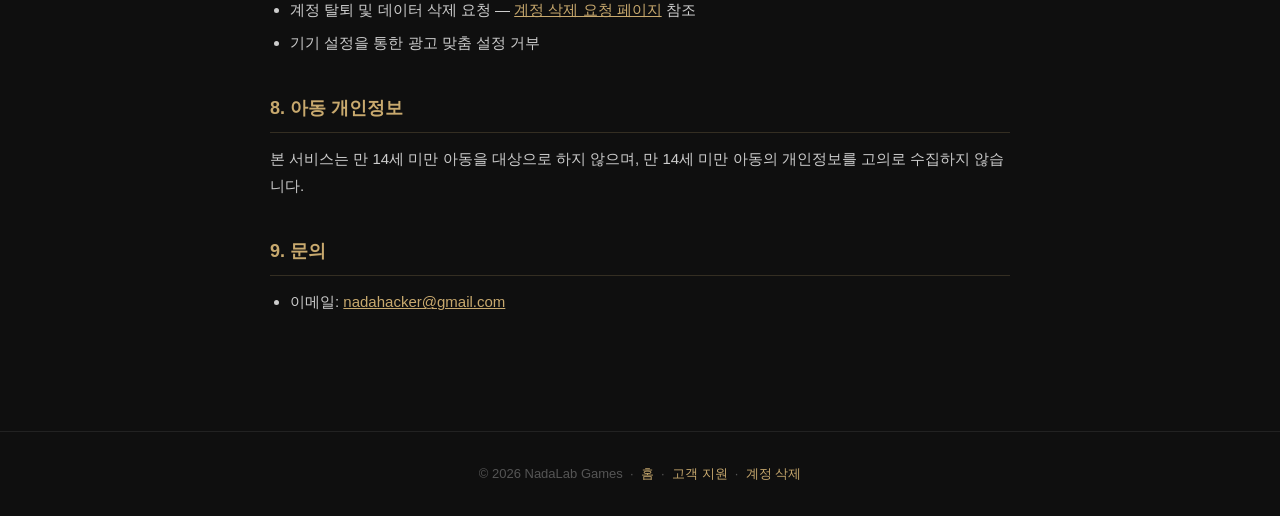
<file: privacy.html>
<!DOCTYPE html>
<html lang="ko">
<head>
  <meta charset="UTF-8">
  <meta name="viewport" content="width=device-width, initial-scale=1.0">
  <title>장기대전 · 오목제로 - 개인정보처리방침</title>
  <style>
    * { margin: 0; padding: 0; box-sizing: border-box; }
    body {
      font-family: -apple-system, BlinkMacSystemFont, 'Apple SD Gothic Neo', 'Noto Sans KR', sans-serif;
      background: #0f0f0f;
      color: #e0e0e0;
      line-height: 1.8;
    }
    header {
      background: linear-gradient(135deg, #1a1208 0%, #2d1f0a 100%);
      border-bottom: 1px solid #C8A96E33;
      padding: 40px 20px;
      text-align: center;
    }
    header h1 { font-size: 28px; font-weight: 800; color: #C8A96E; letter-spacing: 3px; }
    header p { margin-top: 8px; font-size: 14px; color: #888; }
    .container { max-width: 780px; margin: 0 auto; padding: 40px 20px 80px; }
    section { margin-bottom: 36px; }
    h2 { font-size: 18px; font-weight: 800; color: #C8A96E; margin-bottom: 12px; padding-bottom: 8px; border-bottom: 1px solid #C8A96E33; }
    p, li { font-size: 15px; color: #ccc; }
    ul { padding-left: 20px; margin-top: 8px; }
    li { margin-bottom: 6px; }
    a { color: #C8A96E; }
    .badge { display: inline-block; background: #C8A96E22; border: 1px solid #C8A96E55; color: #C8A96E; font-size: 13px; padding: 4px 12px; border-radius: 20px; margin-bottom: 20px; }
    footer { text-align: center; padding: 30px; font-size: 13px; color: #555; border-top: 1px solid #222; }
    footer a { color: #C8A96E; text-decoration: none; }
  </style>
</head>
<body>
  <header>
    <h1>장기대전 · 오목제로</h1>
    <p>개인정보처리방침</p>
  </header>
  <main class="container">
    <span class="badge">최종 수정일: 2026년 6월 18일</span>

    <section>
      <h2>1. 적용 대상</h2>
      <p>본 개인정보처리방침은 NadaLab Games가 제공하는 장기대전 및 오목제로 앱에 적용됩니다.</p>
    </section>

    <section>
      <h2>2. 수집하는 개인정보</h2>
      <p>서비스 제공을 위해 아래 최소한의 정보를 수집할 수 있습니다.</p>
      <ul>
        <li>닉네임 또는 계정 표시 이름</li>
        <li>프로필 사진 URL (소셜 로그인 시, 선택)</li>
        <li>게임 기록 (승/패/무 통계, 레이팅, 등급, 토큰 잔액)</li>
        <li>기기 광고 ID (Google AdMob 광고 제공 목적)</li>
        <li>앱 이용 과정에서 발생하는 오류 및 접속 정보</li>
      </ul>
    </section>

    <section>
      <h2>3. 개인정보 수집 및 이용 목적</h2>
      <ul>
        <li>회원 식별 및 로그인 서비스 제공</li>
        <li>토큰 잔액 관리 및 게임 기록 저장</li>
        <li>레이팅, 등급, 대국 기록 등 게임 기능 제공</li>
        <li>광고 서비스 제공 및 광고 시청 보상 지급</li>
        <li>고객 문의 응대 및 서비스 안정성 개선</li>
      </ul>
    </section>

    <section>
      <h2>4. 개인정보 보유 기간</h2>
      <p>수집된 개인정보는 서비스 이용 기간 동안 보관되며, 회원 탈퇴 또는 계정 삭제 요청 시 관련 법령상 보관이 필요한 경우를 제외하고 삭제됩니다.</p>
    </section>

    <section>
      <h2>5. 제3자 제공 및 외부 서비스</h2>
      <p>장기대전 및 오목제로는 이용자의 동의 없이 개인정보를 외부에 판매하거나 임의 제공하지 않습니다. 다만, 서비스 제공을 위해 아래 외부 서비스를 사용할 수 있습니다.</p>
      <ul>
        <li>Google Firebase (인증 및 서비스 운영)</li>
        <li>Google AdMob (광고 서비스 및 광고 ID 사용)</li>
        <li>Google Sign-In (소셜 로그인)</li>
        <li>Apple Sign In (소셜 로그인, iOS 전용)</li>
      </ul>
    </section>

    <section>
      <h2>6. 데이터 보호</h2>
      <ul>
        <li>서버 전송 데이터는 HTTPS 암호화를 사용합니다.</li>
        <li>로컬 저장 데이터는 운영체제 및 앱 저장소 정책에 따라 관리됩니다.</li>
        <li>서비스 운영에 필요한 최소 범위의 데이터만 수집하도록 노력합니다.</li>
      </ul>
    </section>

    <section>
      <h2>7. 이용자의 권리</h2>
      <ul>
        <li>개인정보 열람, 수정, 삭제 요청</li>
        <li>계정 탈퇴 및 데이터 삭제 요청 — <a href="delete-account.html">계정 삭제 요청 페이지</a> 참조</li>
        <li>기기 설정을 통한 광고 맞춤 설정 거부</li>
      </ul>
    </section>

    <section>
      <h2>8. 아동 개인정보</h2>
      <p>본 서비스는 만 14세 미만 아동을 대상으로 하지 않으며, 만 14세 미만 아동의 개인정보를 고의로 수집하지 않습니다.</p>
    </section>

    <section>
      <h2>9. 문의</h2>
      <ul>
        <li>이메일: <a href="mailto:nadahacker@gmail.com">nadahacker@gmail.com</a></li>
      </ul>
    </section>
  </main>
  <footer>
    © 2026 NadaLab Games &nbsp;·&nbsp;
    <a href="index.html">홈</a> &nbsp;·&nbsp;
    <a href="support.html">고객 지원</a> &nbsp;·&nbsp;
    <a href="delete-account.html">계정 삭제</a>
  </footer>
</body>
</html>
</file>
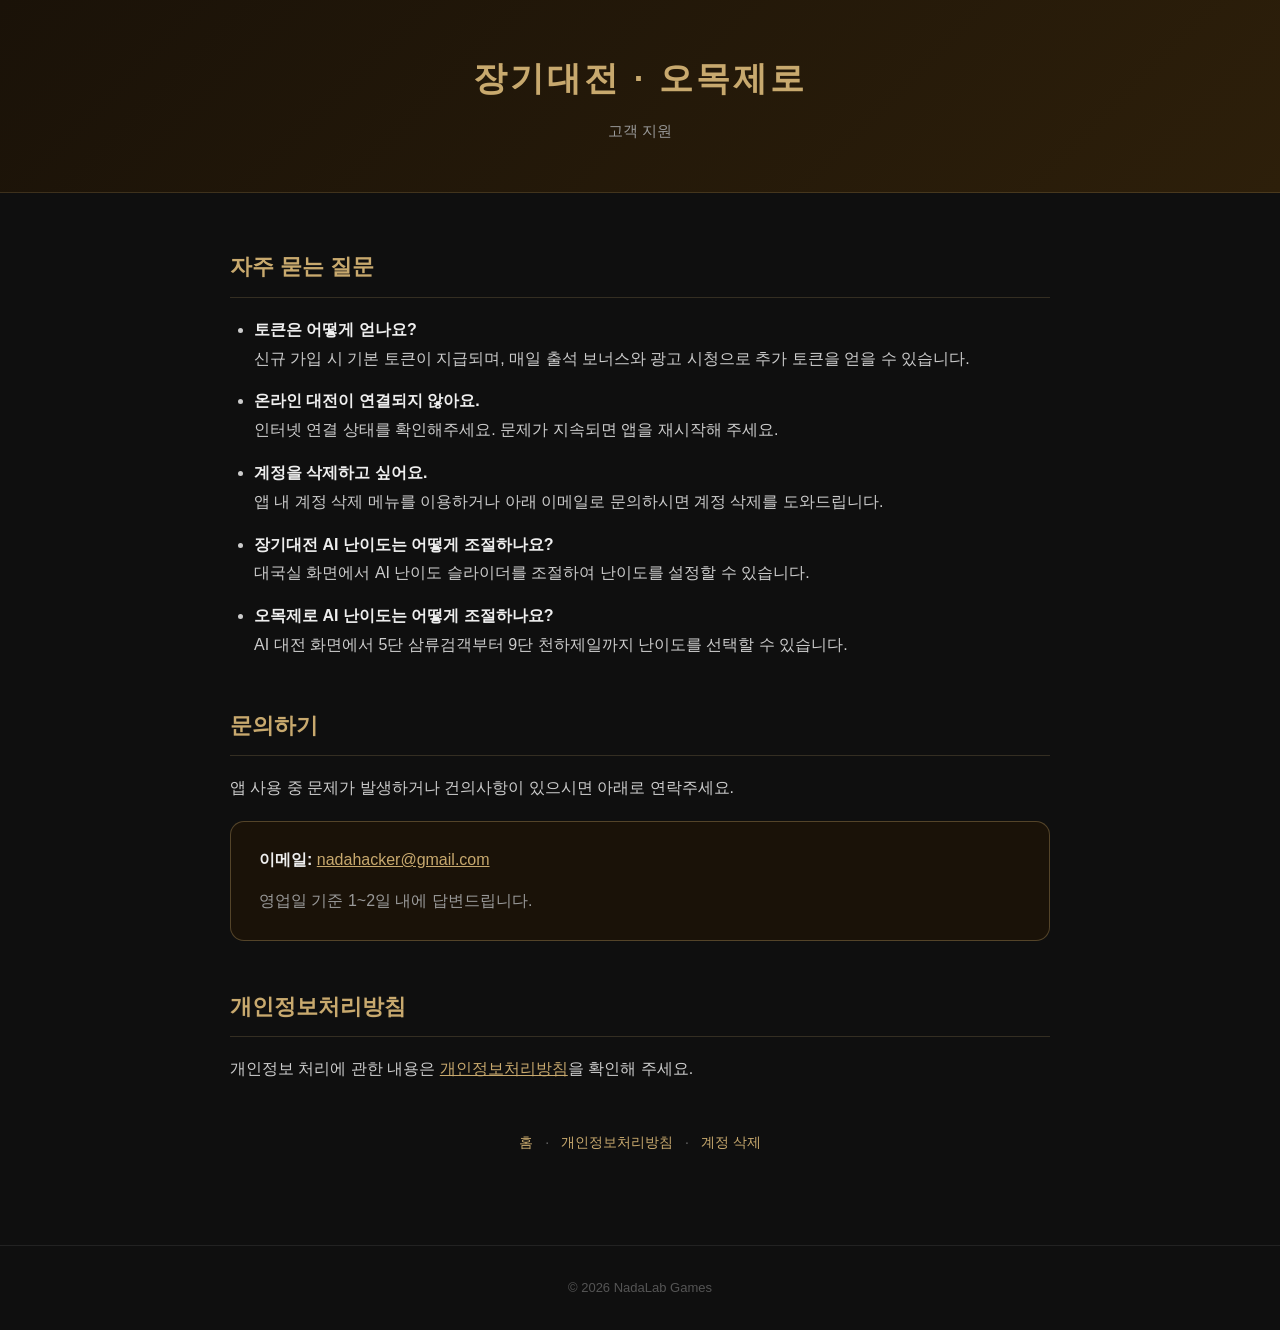
<file: support.html>
<!DOCTYPE html>
<html lang="ko">
<head>
  <meta charset="UTF-8">
  <meta name="viewport" content="width=device-width, initial-scale=1.0">
  <title>장기대전 · 오목제로 - 고객 지원</title>
  <style>
    * { margin: 0; padding: 0; box-sizing: border-box; }
    body {
      font-family: -apple-system, BlinkMacSystemFont, 'Apple SD Gothic Neo', 'Noto Sans KR', sans-serif;
      background: #0f0f0f;
      color: #e0e0e0;
      line-height: 1.8;
    }
    header {
      background: linear-gradient(135deg, #1a1208 0%, #2d1f0a 100%);
      border-bottom: 1px solid #C8A96E33;
      padding: 48px 20px;
      text-align: center;
    }
    header h1 { font-size: 34px; font-weight: 800; color: #C8A96E; letter-spacing: 3px; }
    header p { margin-top: 8px; font-size: 15px; color: #999; }
    .container { max-width: 860px; margin: 0 auto; padding: 54px 20px 90px; }
    section { margin-bottom: 46px; }
    h2 { font-size: 22px; font-weight: 800; color: #C8A96E; margin-bottom: 18px; padding-bottom: 10px; border-bottom: 1px solid #C8A96E33; }
    p, li { font-size: 16px; color: #ccc; }
    ul { padding-left: 24px; margin-top: 14px; }
    li { margin-bottom: 14px; }
    strong { color: #eee; }
    a { color: #C8A96E; }
    .contact-box {
      background: #1a1208;
      border: 1px solid #C8A96E55;
      border-radius: 14px;
      padding: 24px 28px;
      margin-top: 18px;
    }
    .nav {
      text-align: center;
      margin-top: 40px;
      color: #666;
      font-size: 14px;
    }
    .nav a { color: #C8A96E; text-decoration: none; margin: 0 8px; }
    footer { text-align: center; padding: 30px; font-size: 13px; color: #555; border-top: 1px solid #222; }
    footer a { color: #C8A96E; text-decoration: none; }
  </style>
</head>
<body>
  <header>
    <h1>장기대전 · 오목제로</h1>
    <p>고객 지원</p>
  </header>

  <main class="container">
    <section>
      <h2>자주 묻는 질문</h2>
      <ul>
        <li>
          <strong>토큰은 어떻게 얻나요?</strong><br>
          신규 가입 시 기본 토큰이 지급되며, 매일 출석 보너스와 광고 시청으로 추가 토큰을 얻을 수 있습니다.
        </li>
        <li>
          <strong>온라인 대전이 연결되지 않아요.</strong><br>
          인터넷 연결 상태를 확인해주세요. 문제가 지속되면 앱을 재시작해 주세요.
        </li>
        <li>
          <strong>계정을 삭제하고 싶어요.</strong><br>
          앱 내 계정 삭제 메뉴를 이용하거나 아래 이메일로 문의하시면 계정 삭제를 도와드립니다.
        </li>
        <li>
          <strong>장기대전 AI 난이도는 어떻게 조절하나요?</strong><br>
          대국실 화면에서 AI 난이도 슬라이더를 조절하여 난이도를 설정할 수 있습니다.
        </li>
        <li>
          <strong>오목제로 AI 난이도는 어떻게 조절하나요?</strong><br>
          AI 대전 화면에서 5단 삼류검객부터 9단 천하제일까지 난이도를 선택할 수 있습니다.
        </li>
      </ul>
    </section>

    <section>
      <h2>문의하기</h2>
      <p>앱 사용 중 문제가 발생하거나 건의사항이 있으시면 아래로 연락주세요.</p>
      <div class="contact-box">
        <p><strong>이메일:</strong> <a href="mailto:nadahacker@gmail.com">nadahacker@gmail.com</a></p>
        <p style="margin-top:12px; color:#999;">영업일 기준 1~2일 내에 답변드립니다.</p>
      </div>
    </section>

    <section>
      <h2>개인정보처리방침</h2>
      <p>개인정보 처리에 관한 내용은 <a href="privacy.html">개인정보처리방침</a>을 확인해 주세요.</p>
    </section>

    <div class="nav">
      <a href="index.html">홈</a> ·
      <a href="privacy.html">개인정보처리방침</a> ·
      <a href="delete-account.html">계정 삭제</a>
    </div>
  </main>

  <footer>
    © 2026 NadaLab Games
  </footer>
</body>
</html>
</file>
<file: filenaru.css>
:root {
  --bg: #f4f7fb;
  --surface: #ffffff;
  --ink: #0e1a2b;
  --muted: #5d6878;
  --line: #dfe5ec;
  --blue: #087ff5;
  --green: #24b866;
}
* { box-sizing: border-box; margin: 0; padding: 0; }
html { scroll-behavior: smooth; }
body {
  font-family: -apple-system, BlinkMacSystemFont, "Apple SD Gothic Neo", "Noto Sans KR", sans-serif;
  background: var(--bg);
  color: var(--ink);
  line-height: 1.7;
}
a { color: var(--blue); }
.site-header {
  position: sticky;
  top: 0;
  z-index: 20;
  background: rgba(255,255,255,.94);
  border-bottom: 1px solid var(--line);
  backdrop-filter: blur(14px);
}
.nav {
  max-width: 1120px;
  height: 62px;
  margin: auto;
  padding: 0 24px;
  display: flex;
  align-items: center;
  justify-content: space-between;
}
.brand { display: flex; align-items: center; gap: 10px; color: var(--ink); text-decoration: none; font-weight: 800; }
.brand img { width: 34px; height: 34px; border-radius: 8px; }
.nav-links { display: flex; align-items: center; gap: 20px; }
.nav-links a { color: var(--muted); text-decoration: none; font-size: 14px; font-weight: 650; }
.nav-links a:hover { color: var(--blue); }
.hero {
  min-height: min(720px, 78svh);
  position: relative;
  display: flex;
  align-items: center;
  background: url("assets/filenaru/ipad-workspace.jpg") center 20% / cover no-repeat;
  overflow: hidden;
}
.hero::before { content: ""; position: absolute; inset: 0; background: rgba(7,18,36,.74); }
.hero-inner { position: relative; width: min(1120px, calc(100% - 48px)); margin: auto; color: white; }
.hero-icon { width: 82px; height: 82px; border-radius: 18px; margin-bottom: 24px; box-shadow: 0 14px 34px rgba(0,0,0,.28); }
.eyebrow { color: #89c5ff; font-size: 13px; font-weight: 800; letter-spacing: 0; margin-bottom: 10px; }
.hero h1 { font-size: clamp(3rem, 8vw, 6.2rem); line-height: 1; letter-spacing: 0; margin-bottom: 22px; }
.hero p { max-width: 620px; color: #e4edf7; font-size: clamp(1rem, 2.2vw, 1.3rem); }
.hero-actions { display: flex; flex-wrap: wrap; gap: 12px; margin-top: 30px; }
.button { display: inline-flex; align-items: center; justify-content: center; min-height: 44px; padding: 0 20px; border: 1px solid transparent; border-radius: 8px; background: var(--blue); color: white; font-weight: 750; text-decoration: none; }
.button.secondary { background: white; color: var(--ink); }
.button.outline { background: transparent; border-color: rgba(255,255,255,.6); color: white; }
.band { padding: 78px 24px; }
.band.white { background: var(--surface); }
.inner { max-width: 1120px; margin: auto; }
.section-heading { max-width: 700px; margin-bottom: 34px; }
.section-heading h2 { font-size: clamp(2rem, 4vw, 3rem); letter-spacing: 0; line-height: 1.2; }
.section-heading p { color: var(--muted); margin-top: 12px; font-size: 1.02rem; }
.feature-grid { display: grid; grid-template-columns: repeat(3, 1fr); gap: 28px; }
.feature { border-top: 3px solid var(--blue); padding-top: 18px; }
.feature:nth-child(2n) { border-color: var(--green); }
.feature h3 { font-size: 1.12rem; margin-bottom: 7px; }
.feature p { color: var(--muted); font-size: .95rem; }
.screens { display: grid; grid-template-columns: .82fr 1.18fr; gap: 20px; align-items: end; }
.screen { display: block; width: 100%; border: 1px solid var(--line); border-radius: 8px; box-shadow: 0 18px 44px rgba(19,43,72,.12); }
.privacy-note { border-left: 4px solid var(--green); padding: 18px 20px; background: #edf9f2; color: #315442; }
.legal { max-width: 820px; margin: auto; padding: 64px 24px 100px; }
.legal h1 { font-size: clamp(2.2rem, 6vw, 3.6rem); line-height: 1.15; margin-bottom: 12px; }
.legal .lead { color: var(--muted); font-size: 1.05rem; margin-bottom: 36px; }
.updated { display: inline-block; color: var(--blue); font-size: 13px; font-weight: 750; margin-bottom: 34px; }
.legal section { margin-bottom: 38px; }
.legal h2 { font-size: 1.25rem; border-bottom: 1px solid var(--line); padding-bottom: 9px; margin-bottom: 14px; }
.legal p, .legal li { color: #3f4a59; }
.legal ul, .legal ol { padding-left: 22px; margin-top: 10px; }
.legal li { margin-bottom: 8px; }
.faq { list-style: none; padding: 0 !important; }
.faq li { padding: 22px 0; border-bottom: 1px solid var(--line); }
.faq strong { display: block; color: var(--ink); margin-bottom: 6px; font-size: 1.05rem; }
.contact { background: var(--surface); border: 1px solid var(--line); border-radius: 8px; padding: 24px; }
.footer { border-top: 1px solid var(--line); padding: 34px 24px; color: var(--muted); font-size: 13px; text-align: center; }
.footer a { margin: 0 7px; text-decoration: none; }
@media (max-width: 760px) {
  .nav { padding: 0 16px; }
  .nav-links { gap: 12px; }
  .nav-links a:first-child { display: none; }
  .hero-inner { width: calc(100% - 32px); }
  .hero { min-height: 74svh; background-position: 40% top; }
  .hero-icon { width: 68px; height: 68px; }
  .band { padding: 58px 18px; }
  .feature-grid, .screens { grid-template-columns: 1fr; }
  .screens .screen:last-child { order: -1; }
}
</file>
